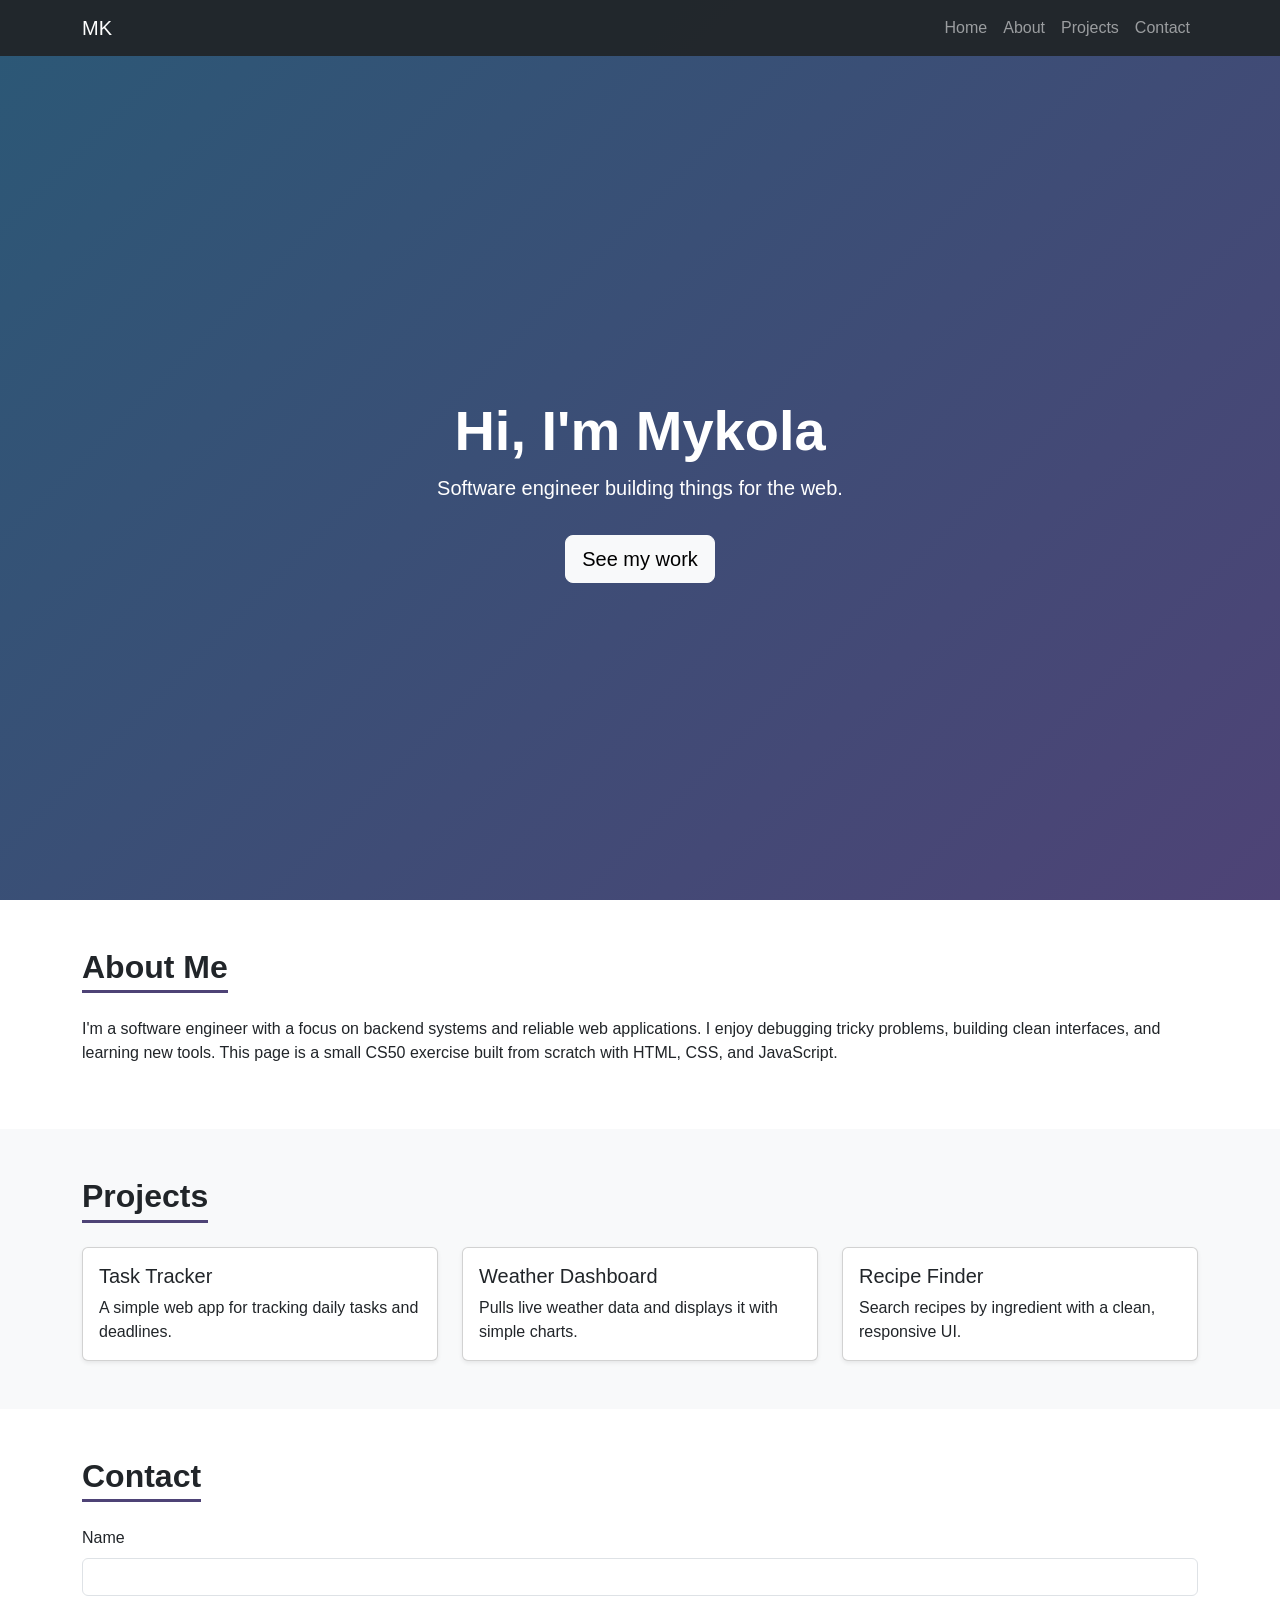
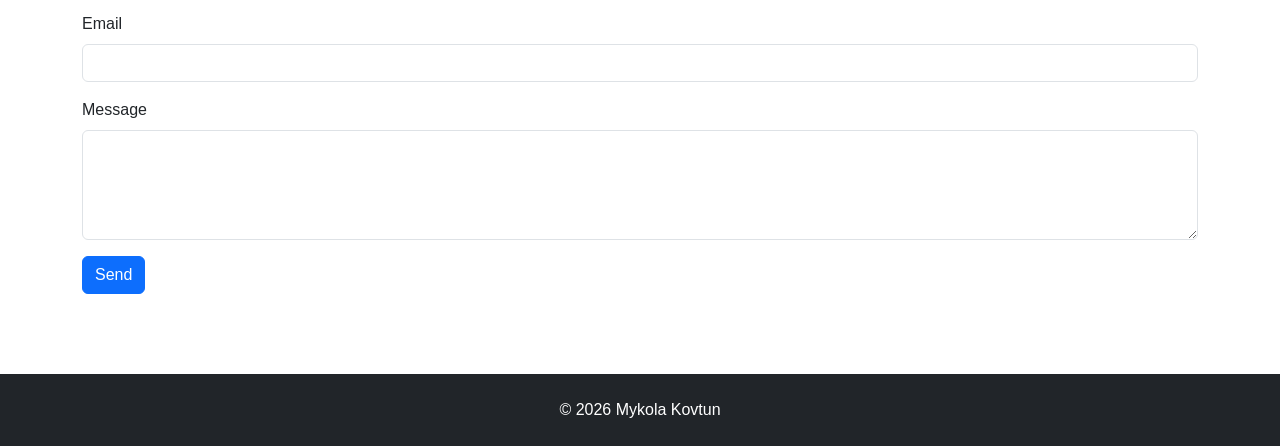
<file: homepage/index.html>
<!DOCTYPE html>
<html lang="en">
<head>
<meta charset="UTF-8">
<meta name="viewport" content="width=device-width, initial-scale=1.0">
<title>Mykola Kovtun</title>
<link href="https://cdn.jsdelivr.net/npm/bootstrap@5.3.3/dist/css/bootstrap.min.css" rel="stylesheet">
<link rel="stylesheet" href="styles.css">
</head>
<body>

<nav class="navbar navbar-expand-lg navbar-dark fixed-top">
  <div class="container">
    <a class="navbar-brand" href="#home">MK</a>
    <button class="navbar-toggler" type="button" id="nav-toggle" aria-controls="navContent" aria-expanded="false" aria-label="Toggle navigation">
      <span class="navbar-toggler-icon"></span>
    </button>
    <div class="collapse navbar-collapse" id="navContent">
      <ul class="navbar-nav ms-auto">
        <li class="nav-item"><a class="nav-link" href="#home">Home</a></li>
        <li class="nav-item"><a class="nav-link" href="#about">About</a></li>
        <li class="nav-item"><a class="nav-link" href="#projects">Projects</a></li>
        <li class="nav-item"><a class="nav-link" href="#contact">Contact</a></li>
      </ul>
    </div>
  </div>
</nav>

<header id="home" class="hero d-flex align-items-center text-center text-white">
  <div class="container">
    <h1 class="display-4 fw-bold">Hi, I'm Mykola</h1>
    <p class="lead">Software engineer building things for the web.</p>
    <a href="#projects" class="btn btn-light btn-lg mt-3">See my work</a>
  </div>
</header>

<section id="about" class="py-5">
  <div class="container">
    <h2 class="mb-4">About Me</h2>
    <p>
      I'm a software engineer with a focus on backend systems and reliable web applications.
      I enjoy debugging tricky problems, building clean interfaces, and learning new tools.
      This page is a small CS50 exercise built from scratch with HTML, CSS, and JavaScript.
    </p>
  </div>
</section>

<section id="projects" class="py-5 bg-light">
  <div class="container">
    <h2 class="mb-4">Projects</h2>
    <div class="row g-4">
      <div class="col-md-4">
        <div class="card h-100 shadow-sm">
          <div class="card-body">
            <h5 class="card-title">Task Tracker</h5>
            <p class="card-text">A simple web app for tracking daily tasks and deadlines.</p>
          </div>
        </div>
      </div>
      <div class="col-md-4">
        <div class="card h-100 shadow-sm">
          <div class="card-body">
            <h5 class="card-title">Weather Dashboard</h5>
            <p class="card-text">Pulls live weather data and displays it with simple charts.</p>
          </div>
        </div>
      </div>
      <div class="col-md-4">
        <div class="card h-100 shadow-sm">
          <div class="card-body">
            <h5 class="card-title">Recipe Finder</h5>
            <p class="card-text">Search recipes by ingredient with a clean, responsive UI.</p>
          </div>
        </div>
      </div>
    </div>
  </div>
</section>

<section id="contact" class="py-5">
  <div class="container">
    <h2 class="mb-4">Contact</h2>
    <form id="contact-form" novalidate>
      <div class="mb-3">
        <label for="name" class="form-label">Name</label>
        <input type="text" class="form-control" id="name" name="name" required>
        <div class="invalid-feedback" id="name-error">Please enter your name.</div>
      </div>
      <div class="mb-3">
        <label for="email" class="form-label">Email</label>
        <input type="email" class="form-control" id="email" name="email" required>
        <div class="invalid-feedback" id="email-error">Please enter a valid email address.</div>
      </div>
      <div class="mb-3">
        <label for="message" class="form-label">Message</label>
        <textarea class="form-control" id="message" name="message" rows="4" required></textarea>
        <div class="invalid-feedback" id="message-error">Please enter a message.</div>
      </div>
      <button type="submit" class="btn btn-primary">Send</button>
      <div id="form-success" class="alert alert-success mt-3 d-none" role="alert">
        Thanks! Your message has been sent.
      </div>
    </form>
  </div>
</section>

<footer class="text-center py-4 bg-dark text-white">
  <p class="mb-0">&copy; 2026 Mykola Kovtun</p>
</footer>

<script src="https://cdn.jsdelivr.net/npm/bootstrap@5.3.3/dist/js/bootstrap.bundle.min.js"></script>
<script src="script.js"></script>
</body>
</html>
</file>
<file: homepage/styles.css>
body {
  font-family: "Segoe UI", Roboto, Helvetica, Arial, sans-serif;
  scroll-behavior: smooth;
}

.navbar {
  background-color: rgba(33, 37, 41, 0.95);
}

.hero {
  min-height: 100vh;
  background: linear-gradient(135deg, #2b5876, #4e4376);
  padding-top: 80px;
}

section h2 {
  font-weight: 700;
  border-bottom: 3px solid #4e4376;
  display: inline-block;
  padding-bottom: 0.25rem;
}

.card {
  transition: transform 0.2s ease-in-out;
}

.card:hover {
  transform: translateY(-5px);
}

.invalid-feedback {
  display: none;
}

.form-control.is-invalid ~ .invalid-feedback,
.form-control.is-invalid + .invalid-feedback {
  display: block;
}

footer {
  margin-top: 2rem;
}
</file>
